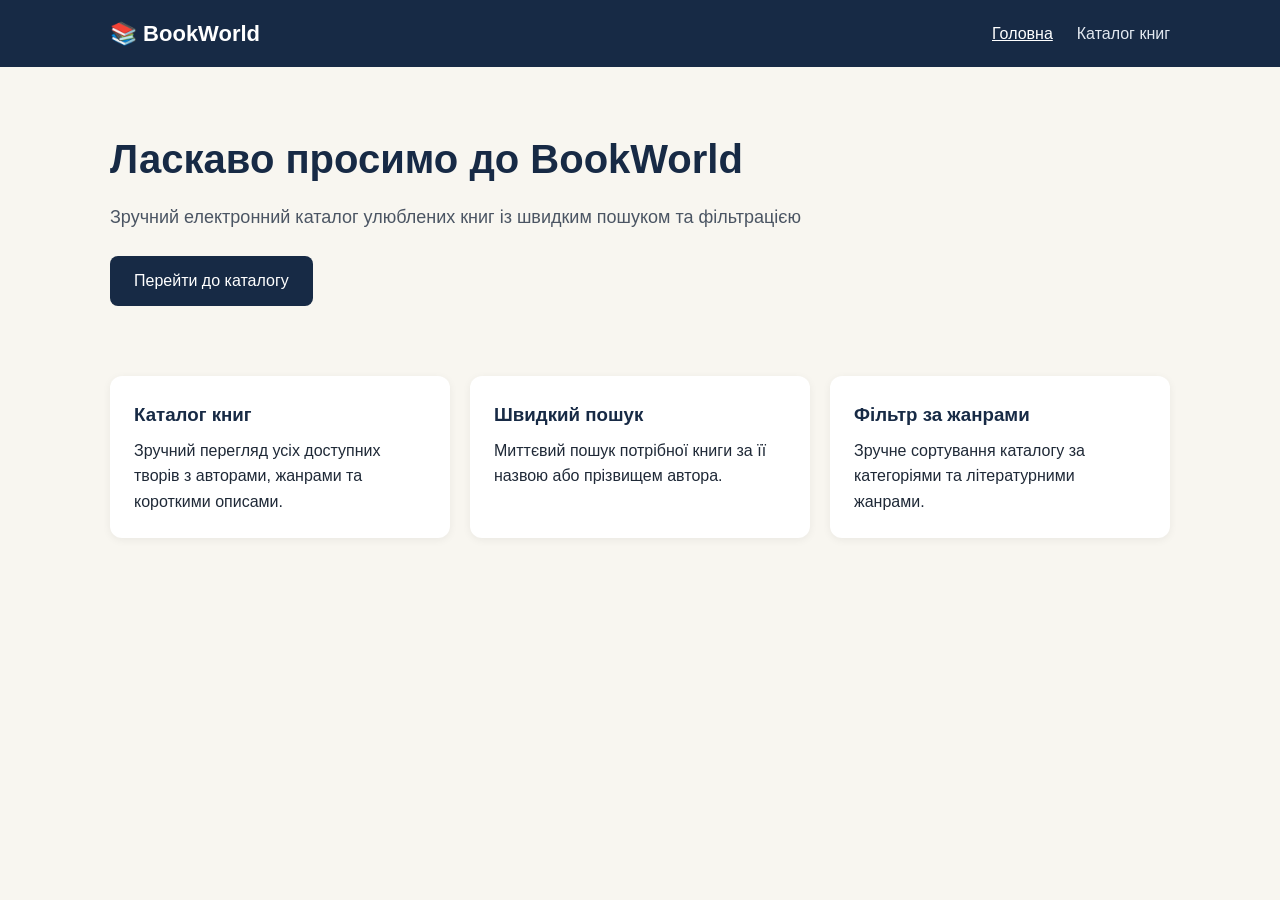
<file: frontend/index.html>
<!DOCTYPE html>
<html lang="uk">
<head>
    <meta charset="UTF-8">
    <meta name="viewport" content="width=device-width, initial-scale=1.0">
    <title>BookWorld — Електронний каталог книг</title>
    <link rel="stylesheet" href="css/style.css">
</head>
<body>

    <header class="navbar">
        <div class="container">
            <a href="index.html" class="logo">📚 BookWorld</a>
            <nav>
                <ul class="nav-links">
                    <li><a href="index.html" class="active">Головна</a></li>
                    <li><a href="catalog.html">Каталог книг</a></li>
                </ul>
            </nav>
        </div>
    </header>

    <main class="container">
        <section class="hero">
            <h1>Ласкаво просимо до BookWorld</h1>
            <p>Зручний електронний каталог улюблених книг із швидким пошуком та фільтрацією</p>
            <a href="catalog.html" class="btn">Перейти до каталогу</a>
        </section>

        <section class="features">
            <div class="feature-card">
                <h3>Каталог книг</h3>
                <p>Зручний перегляд усіх доступних творів з авторами, жанрами та короткими описами.</p>
            </div>
            <div class="feature-card">
                <h3>Швидкий пошук</h3>
                <p>Миттєвий пошук потрібної книги за її назвою або прізвищем автора.</p>
            </div>
            <div class="feature-card">
                <h3>Фільтр за жанрами</h3>
                <p>Зручне сортування каталогу за категоріями та літературними жанрами.</p>
            </div>
        </section>
    </main>

</body>
</html>
</file>
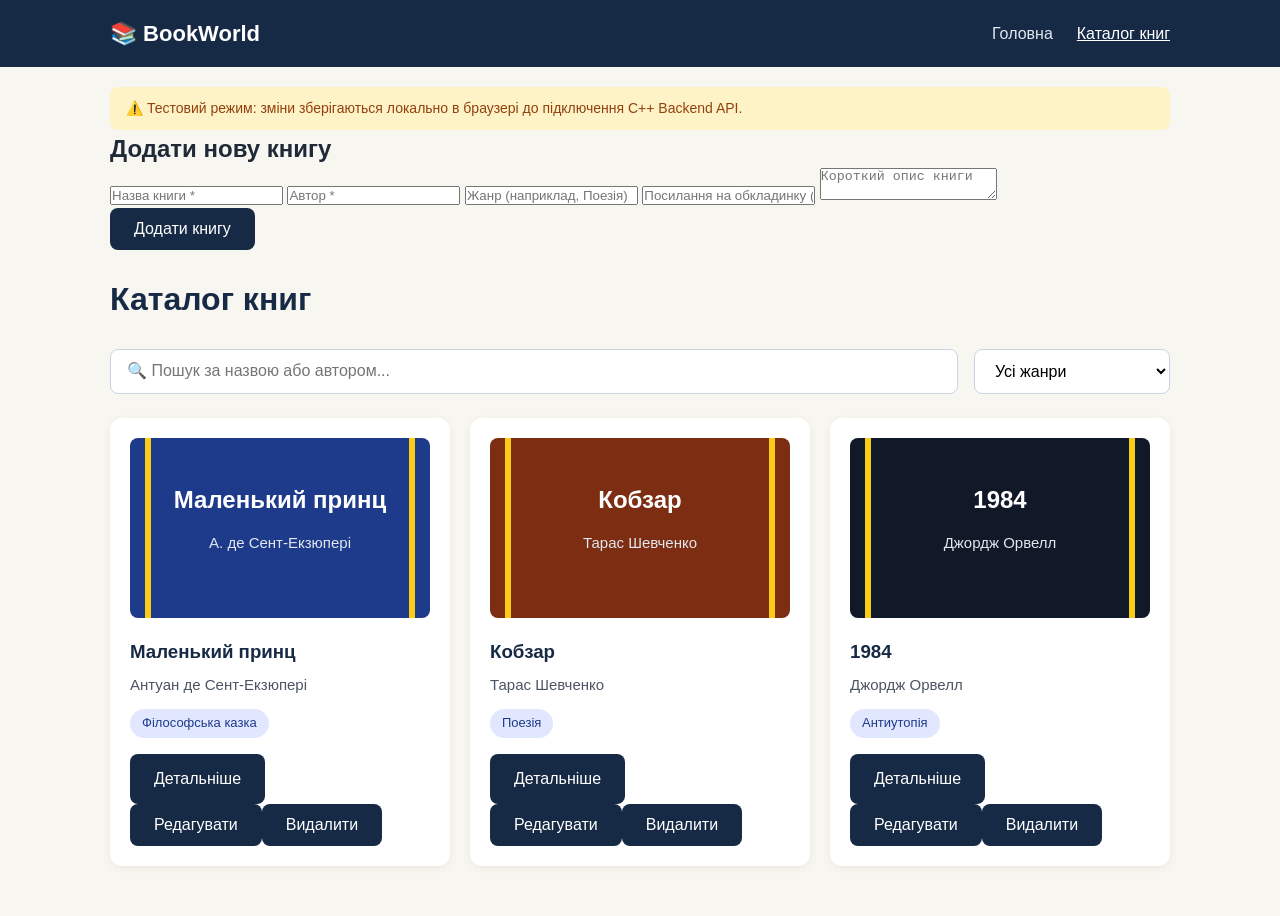
<file: frontend/catalog.html>
<!DOCTYPE html>
<html lang="uk">
<head>
    <meta charset="UTF-8">
    <meta name="viewport" content="width=device-width, initial-scale=1.0">
    <title>Каталог книг — BookWorld</title>
    <link rel="stylesheet" href="css/style.css">
</head>
<body>

    <header class="navbar">
        <div class="container">
            <a href="index.html" class="logo">📚 BookWorld</a>
            <nav>
                <ul class="nav-links">
                    <li><a href="index.html">Головна</a></li>
                    <li><a href="catalog.html" class="active">Каталог книг</a></li>
                </ul>
            </nav>
        </div>
    </header>

    <main class="container">
        <!-- Попередження про роботу в тестовому режимі до запуску Backend -->
        <div id="mode-banner" class="test-banner">
            ⚠️ Тестовий режим: зміни зберігаються локально в браузері до підключення C++ Backend API.
        </div>

        <!-- Блок для повідомлень про успіх або помилку (додавання, оновлення, видалення) -->
        <div id="status-message" class="status-message"></div>

        <!-- Форма додавання та редагування книги -->
        <section class="manage-box">
            <h2 id="form-title">Додати нову книгу</h2>
            <form id="book-form">
                <!-- Приховане поле: зберігає id книги під час редагування -->
                <input type="hidden" id="book-id">

                <div class="form-grid">
                    <input type="text" id="book-title" placeholder="Назва книги *" required>
                    <input type="text" id="book-author" placeholder="Автор *" required>
                    <input type="text" id="book-genre" placeholder="Жанр (наприклад, Поезія)">
                    <input type="text" id="book-cover" placeholder="Посилання на обкладинку (необов'язково)">
                    <textarea id="book-description" placeholder="Короткий опис книги"></textarea>
                </div>

                <div class="form-actions">
                    <button type="submit" id="submit-btn" class="btn">Додати книгу</button>
                    <button type="button" id="cancel-btn" class="btn btn-secondary" style="display: none;">Скасувати</button>
                </div>
            </form>
        </section>

        <h1 style="margin-top: 24px; color: #172a45;">Каталог книг</h1>

        <!-- Пошук за назвою/автором та фільтр за жанрами -->
        <div class="controls">
            <input type="text" id="search-input" placeholder="🔍 Пошук за назвою або автором...">
            <select id="genre-select">
                <option value="all">Усі жанри</option>
            </select>
        </div>

        <!-- Сітка карток книг -->
        <div id="books-container" class="books-grid"></div>
    </main>

    <script src="js/api.js"></script>
    <script src="js/catalog.js"></script>
</body>
</html>
</file>
<file: frontend/css/style.css>
* {
    box-sizing: border-box;
    margin: 0;
    padding: 0;
}

body {
    font-family: 'Segoe UI', Tahoma, Geneva, Verdana, sans-serif;
    background-color: #f8f6f0;
    color: #1f2937;
    line-height: 1.6;
}

.container {
    max-width: 1100px;
    margin: 0 auto;
    padding: 0 20px;
}

.navbar {
    background-color: #172a45;
    color: #ffffff;
    padding: 16px 0;
}

    .navbar .container {
        display: flex;
        justify-content: space-between;
        align-items: center;
    }

.logo {
    font-size: 22px;
    font-weight: bold;
    color: #ffffff;
    text-decoration: none;
}

.nav-links {
    list-style: none;
    display: flex;
    gap: 24px;
}

    .nav-links a {
        color: #e2e8f0;
        text-decoration: none;
        font-size: 16px;
    }

        .nav-links a:hover,
        .nav-links a.active {
            color: #ffffff;
            text-decoration: underline;
        }

.hero {
    padding: 60px 0 40px;
}

    .hero h1 {
        font-size: 40px;
        color: #172a45;
        margin-bottom: 12px;
    }

    .hero p {
        font-size: 18px;
        color: #4b5563;
        margin-bottom: 24px;
    }

.btn {
    display: inline-block;
    background-color: #172a45;
    color: #ffffff;
    padding: 12px 24px;
    border-radius: 8px;
    text-decoration: none;
    font-size: 16px;
    border: none;
    cursor: pointer;
}

    .btn:hover {
        background-color: #243f66;
    }

.features {
    display: grid;
    grid-template-columns: repeat(3, 1fr);
    gap: 20px;
    margin-top: 30px;
    padding-bottom: 50px;
}

.feature-card {
    background-color: #ffffff;
    padding: 24px;
    border-radius: 12px;
    box-shadow: 0 2px 8px rgba(0, 0, 0, 0.06);
}

    .feature-card h3 {
        color: #172a45;
        margin-bottom: 8px;
    }

.controls {
    display: flex;
    gap: 16px;
    margin: 24px 0;
    flex-wrap: wrap;
}

    .controls input,
    .controls select {
        padding: 12px 16px;
        border: 1px solid #cbd5e1;
        border-radius: 8px;
        font-size: 16px;
        background-color: #ffffff;
    }

    .controls input {
        flex: 1;
        min-width: 240px;
    }

.books-grid {
    display: grid;
    grid-template-columns: repeat(3, 1fr);
    gap: 20px;
    padding-bottom: 50px;
}

.book-card {
    background-color: #ffffff;
    border-radius: 12px;
    padding: 20px;
    box-shadow: 0 2px 8px rgba(0, 0, 0, 0.06);
    display: flex;
    flex-direction: column;
    justify-content: space-between;
}

    .book-card h3 {
        color: #172a45;
        margin-bottom: 6px;
    }

.book-author {
    color: #4b5563;
    font-size: 15px;
    margin-bottom: 12px;
}

.genre-badge {
    display: inline-block;
    background-color: #e0e7ff;
    color: #1e3a8a;
    padding: 4px 12px;
    border-radius: 20px;
    font-size: 13px;
    margin-bottom: 16px;
    width: fit-content;
}

.test-banner {
    background-color: #fef3c7;
    color: #92400e;
    padding: 10px 16px;
    border-radius: 8px;
    margin-top: 20px;
    font-size: 14px;
}

@media (max-width: 768px) {
    .hero h1 {
        font-size: 28px;
    }

    .features,
    .books-grid {
        grid-template-columns: 1fr;
    }
}
/* Обкладинка книги в картці та на сторінці деталей */
.book-cover {
    width: 100%;
    height: 180px;
    object-fit: cover;
    border-radius: 8px;
    margin-bottom: 12px;
    background-color: #e2e8f0;
}

.book-cover-placeholder {
    width: 100%;
    height: 180px;
    border-radius: 8px;
    margin-bottom: 12px;
    background-color: #e8eef5;
    color: #172a45;
    display: flex;
    align-items: center;
    justify-content: center;
    font-size: 42px;
    /* Форма додавання та редагування книги */
    .manage-box {
        background-color: #ffffff;
        padding: 24px;
        border-radius: 12px;
        box-shadow: 0 2px 8px rgba(0, 0, 0, 0.06);
        margin: 24px 0;
    }

        .manage-box h2 {
            color: #172a45;
            margin-bottom: 16px;
            font-size: 22px;
        }

    .form-grid {
        display: grid;
        grid-template-columns: repeat(2, 1fr);
        gap: 14px;
    }

        .form-grid input,
        .form-grid textarea {
            width: 100%;
            padding: 12px 14px;
            border: 1px solid #cbd5e1;
            border-radius: 8px;
            font-size: 15px;
            font-family: inherit;
        }

        .form-grid textarea {
            grid-column: span 2;
            resize: vertical;
            min-height: 80px;
        }

    .form-actions {
        margin-top: 14px;
        display: flex;
        gap: 12px;
    }

    .btn-secondary {
        background-color: #64748b;
    }

        .btn-secondary:hover {
            background-color: #475569;
        }

    .btn-danger {
        background-color: #dc2626;
    }

        .btn-danger:hover {
            background-color: #b91c1c;
        }

    .card-actions {
        display: flex;
        flex-direction: column;
        gap: 8px;
        margin-top: 10px;
    }

    .card-actions-row {
        display: flex;
        gap: 8px;
    }

        .card-actions-row button {
            flex: 1;
            padding: 8px 12px;
            font-size: 14px;
        }

    .status-message {
        padding: 12px 16px;
        border-radius: 8px;
        margin: 16px 0;
        font-size: 15px;
        display: none;
    }

    .status-success {
        display: block;
        background-color: #dcfce7;
        color: #166534;
        border: 1px solid #86efac;
    }

    .status-error {
        display: block;
        background-color: #fee2e2;
        color: #991b1b;
        border: 1px solid #fca5a5;
    }

    @media (max-width: 768px) {
        .form-grid {
            grid-template-columns: 1fr;
        }

            .form-grid textarea {
                grid-column: span 1;
            }
    }
</file>
